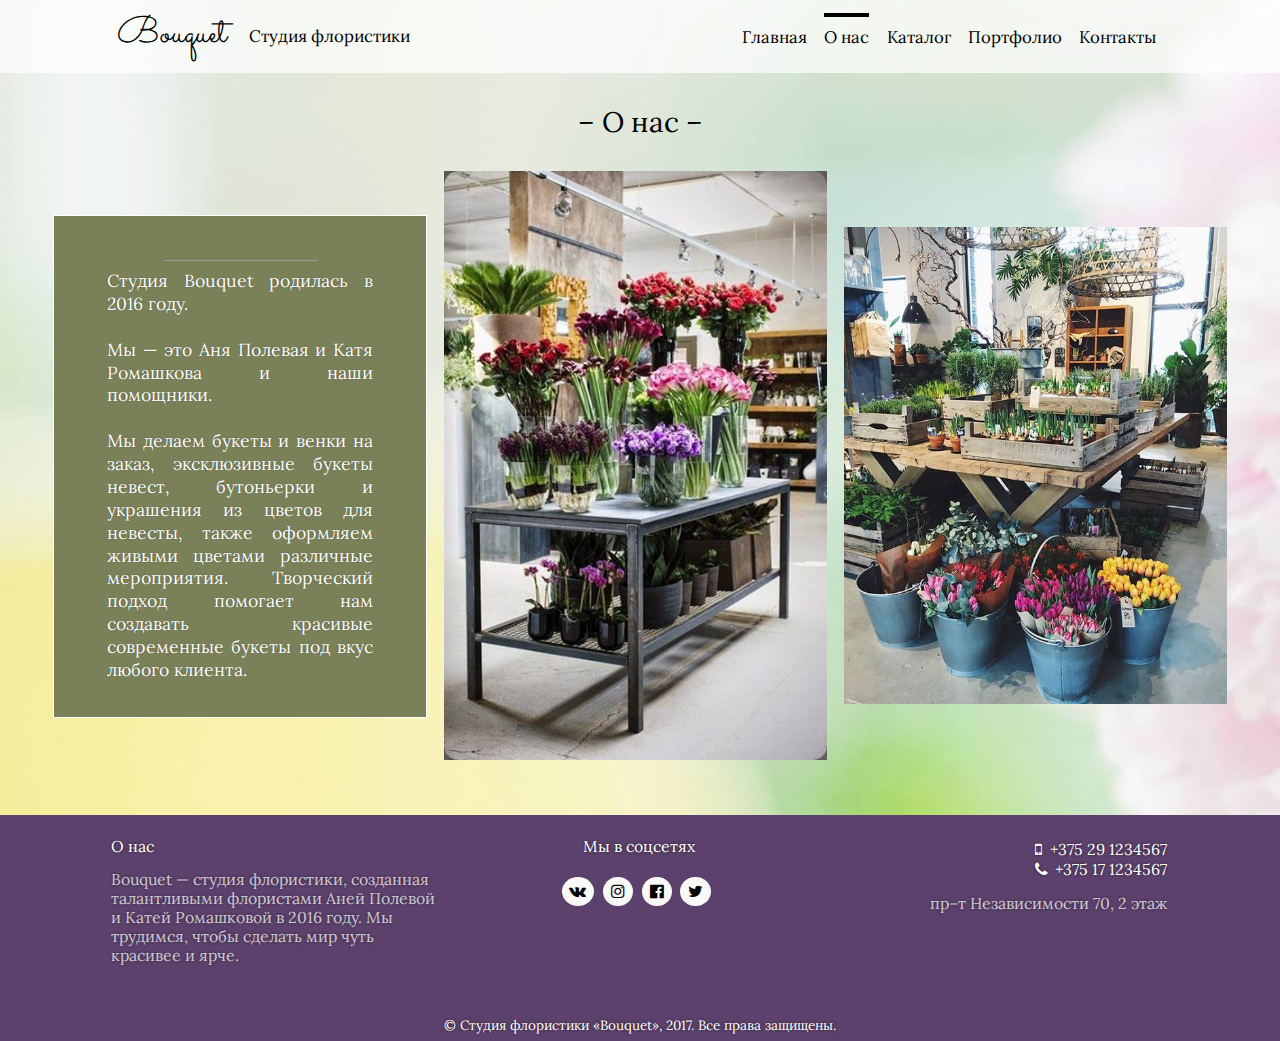
<file: about.html>
<!DOCTYPE html>
<html lang="ru">
<head>

	<!-- META -->
	<meta charset="UTF-8">
	<title>О нас. Студия Bouquet </title>
	<meta name="viewport" content="width=device-width, initial-scale=1.0">

	<!-- FAVICON-->
	<link rel="apple-touch-icon-precomposed" sizes="57x57" href="img/favicons/apple-touch-icon-57x57.png" />
	<link rel="apple-touch-icon-precomposed" sizes="114x114" href="img/favicons/apple-touch-icon-114x114.png" />
	<link rel="apple-touch-icon-precomposed" sizes="72x72" href="img/favicons/apple-touch-icon-72x72.png" />
	<link rel="apple-touch-icon-precomposed" sizes="144x144" href="img/favicons/apple-touch-icon-144x144.png" />
	<link rel="apple-touch-icon-precomposed" sizes="60x60" href="img/favicons/apple-touch-icon-60x60.png" />
	<link rel="apple-touch-icon-precomposed" sizes="120x120" href="img/favicons/apple-touch-icon-120x120.png" />
	<link rel="apple-touch-icon-precomposed" sizes="76x76" href="img/favicons/apple-touch-icon-76x76.png" />
	<link rel="apple-touch-icon-precomposed" sizes="152x152" href="img/favicons/apple-touch-icon-152x152.png" />
	<link rel="icon" type="image/png" href="img/favicons/favicon-196x196.png" sizes="196x196" />
	<link rel="icon" type="image/png" href="img/favicons/favicon-96x96.png" sizes="96x96" />
	<link rel="icon" type="image/png" href="img/favicons/favicon-32x32.png" sizes="32x32" />
	<link rel="icon" type="image/png" href="img/favicons/favicon-16x16.png" sizes="16x16" />
	<link rel="icon" type="image/png" href="img/favicons/favicon-128.png" sizes="128x128" />
	<meta name="application-name" content="&nbsp;"/>
	<meta name="msapplication-TileColor" content="#FFFFFF" />
	<meta name="msapplication-TileImage" content="img/favicons/mstile-144x144.png" />
	<meta name="msapplication-square70x70logo" content="img/favicons/mstile-70x70.png" />
	<meta name="msapplication-square150x150logo" content="img/favicons/mstile-150x150.png" />
	<meta name="msapplication-square150x150logo" content="img/favicons/mstile-150x150.png" />
	<meta name="msapplication-wide310x150logo" content="img/favicons/mstile-310x150.png" />
	<meta name="msapplication-square310x310logo" content="img/favicons/mstile-310x310.png" />

	<!-- SEO-->
	<meta name="Description" content="Студия флористики">
	<meta name="Keywords" content="флористика, флорист, букет, цветы, студия флористики, магазин цветов, венок, Bouquet, студия Bouquet"> 
	<meta name="Rating" content="">
	<meta name="Author" content="Bouquet, LLC">
	<meta name="Robots" content="index,follow">

	<!-- CONFIG-->
	<meta name="format-detection" content="telephone=no">
	<meta http-equiv="X-UA-Compatible" content="IE=edge">

	<!--FONTS-->
	<link href="https://fonts.googleapis.com/css?family=Sacramento" rel="stylesheet">
	<link href="https://fonts.googleapis.com/css?family=Lora" rel="stylesheet">

	<!--CSS--> 
	<link rel="stylesheet" href="css/animate.css">
	<link rel="stylesheet" href="css/font-awesome.min.css">
	<link href="https://file.myfontastic.com/8JuSxN72EDd3T3jp5Einan/icons.css" rel="stylesheet">
	<link rel="stylesheet" href="css/main.css">
	<link rel="stylesheet" href="css/media.css">

</head>
<body>

	<!--[if lt IE 10]>
	<p class="browsehappy"> Вы используете <strong> УСТАРЕВШИЙ Internet Explorer </strong> браузер. Пожалуйста, <a href="http://browsehappy.com/"> обновите Ваш Браузер, </a> чтобы увидеть больше возможностей на сайтах! </p>
	<![endif]-->

	<!--WRAPPER-->
	<div class="wrapper">
		

			<!--HEADER-->
			<header class="clearfix wow fadeInDown"> 
				<div class="logo-item">
					<a href="/main.html" class="logo" title="Студия Bouquet">Bouquet</a>
					<p>Студия флористики</p>
				</div>

				<nav>
					<ul class="menu">
						<li><a href="/main.html" title="Перейти на Главную">Главная</a></li>
						<li class="current_page"><a href="/about.html" title="О нас">О нас</a></li>
						<li><a href="/catalog.html" title="Перейти в Каталог">Каталог</a></li>
						<li><a href="/portfolio.html" title="Перейти в Портфолио">Портфолио</a></li>
						<li><a href="/contacts.html" title="Контакты">Контакты</a></li>
					</ul>
				</nav>
				<!--Hidden menu-->
				<div class="hamburger-menu">
					<div>
					  <button class="hamburger">&#9776;</button>
					  <button class="cross">&#735;</button>
					</div>

					<div class="menu-hidden menu-hidden_all">
					   <ul>
						   <li> <a href="/main.html" title="Перейти на Главную">Главная</a></li>
						    <li><a href="/about.html" title="О нас">О нас</a></li>
						    <li><a href="/catalog.html" title="Перейти в Каталог">Каталог</a></li>
						    <li><a href="/portfolio.html" title="Перейти в Портфолио">Портфолио</a></li>
						    <li><a href="/contacts.html" title="Контакты">Контакты</a></li>
					  </ul>
					</div>
				</div>
			</header>


		<!--CONTENT-->

		<section class="about_us">
			
				<h1>&ndash; О нас &ndash;</h1>

				<div class="about_us_flex">
			
					<div class="text wow fadeIn" data-wow-duration="0.7s" data-wow-delay="0.3s">		
						<hr size="1"  />			
						<p>
						Студия Bouquet родилась в 2016 году.<br><br> Мы  &mdash; это Аня Полевая и Катя Ромашкова и наши помощники. <br><br>Мы делаем букеты и венки на заказ, эксклюзивные букеты невест, бутоньерки и украшения из цветов для невесты, также оформляем живыми цветами различные мероприятия. <span>Творческий подход помогает нам создавать красивые современные букеты под вкус любого клиента. </span>
						</p>
					</div>

					<figure class="wow fadeIn" data-wow-duration="0.7s">
						<img src="img/studio-1.jpg" alt="Наша студия" title="Студия Bouquet">
					</figure>

					<figure class="wow fadeIn" data-wow-delay="0.6s" data-wow-duration="0.7s">
						<img src="img/studio-2.jpg" alt="Наша студия" title="Студия Bouquet">
					</figure>

				</div>

		</section>
		<!--FOOTER-->
		<footer>

			<section class="footer-top">
				<div class="footer-about">
					<h3>О нас</h3>
					<p>Bouquet &mdash; студия флористики, созданная талантливыми флористами Аней Полевой и Катей Ромашковой в 2016 году. Мы трудимся, чтобы сделать мир чуть красивее и ярче. </p>
				</div>

				<div class="footer-social">
					<h3>Мы в соцсетях</h3>
					<ul class="social">
						<li><a href="https://vk.com" title="ВКонтакте"><i class="fa fa-vk" aria-hidden="true"></i></a></li>
						<li><a href="https://www.instagram.com" title="Инстаграм"><i class="fa fa-instagram" aria-hidden="true"></i></a></li>
						<li><a href="https://www.facebook.com" title="Фейсбук"><i class="fa fa-facebook-official" aria-hidden="true"></i></a></li>
						<li><a href="https://twitter.com" title="Твиттер"><i class="fa fa-twitter" aria-hidden="true"></i></a></li>
					</ul>
				</div>

				<div class="footer-contacts">
					<a href="tel:+375291234567" title="Мобильный номер"><i class="fa fa-mobile" aria-hidden="true"></i>+375 29 1234567 </a>
					<a href="tel:+375171234567" title="Городской номер"><i class="fa fa-phone" aria-hidden="true"></i>+375 17 1234567 </a>
					<address> пр&ndash;т Независимости 70<span>, 2 этаж</span></address>
				</div>
			</section>

			<section class="footer-bottom">
				<p class="copyright">&copy; Студия флористики &laquo;Bouquet&raquo;, 2017. <span>Все права защищены.</span></p>
			</section>

		</footer>

	</div>

	<!--JS-->
	<script src="js/jquery-2.1.3.min.js"></script>
	<script src="js/wow.min.js"></script>
	<script src="js/hamburger.js"></script> 
	<script src="js/main.js"></script> 
	
</body>
</html>
</file>
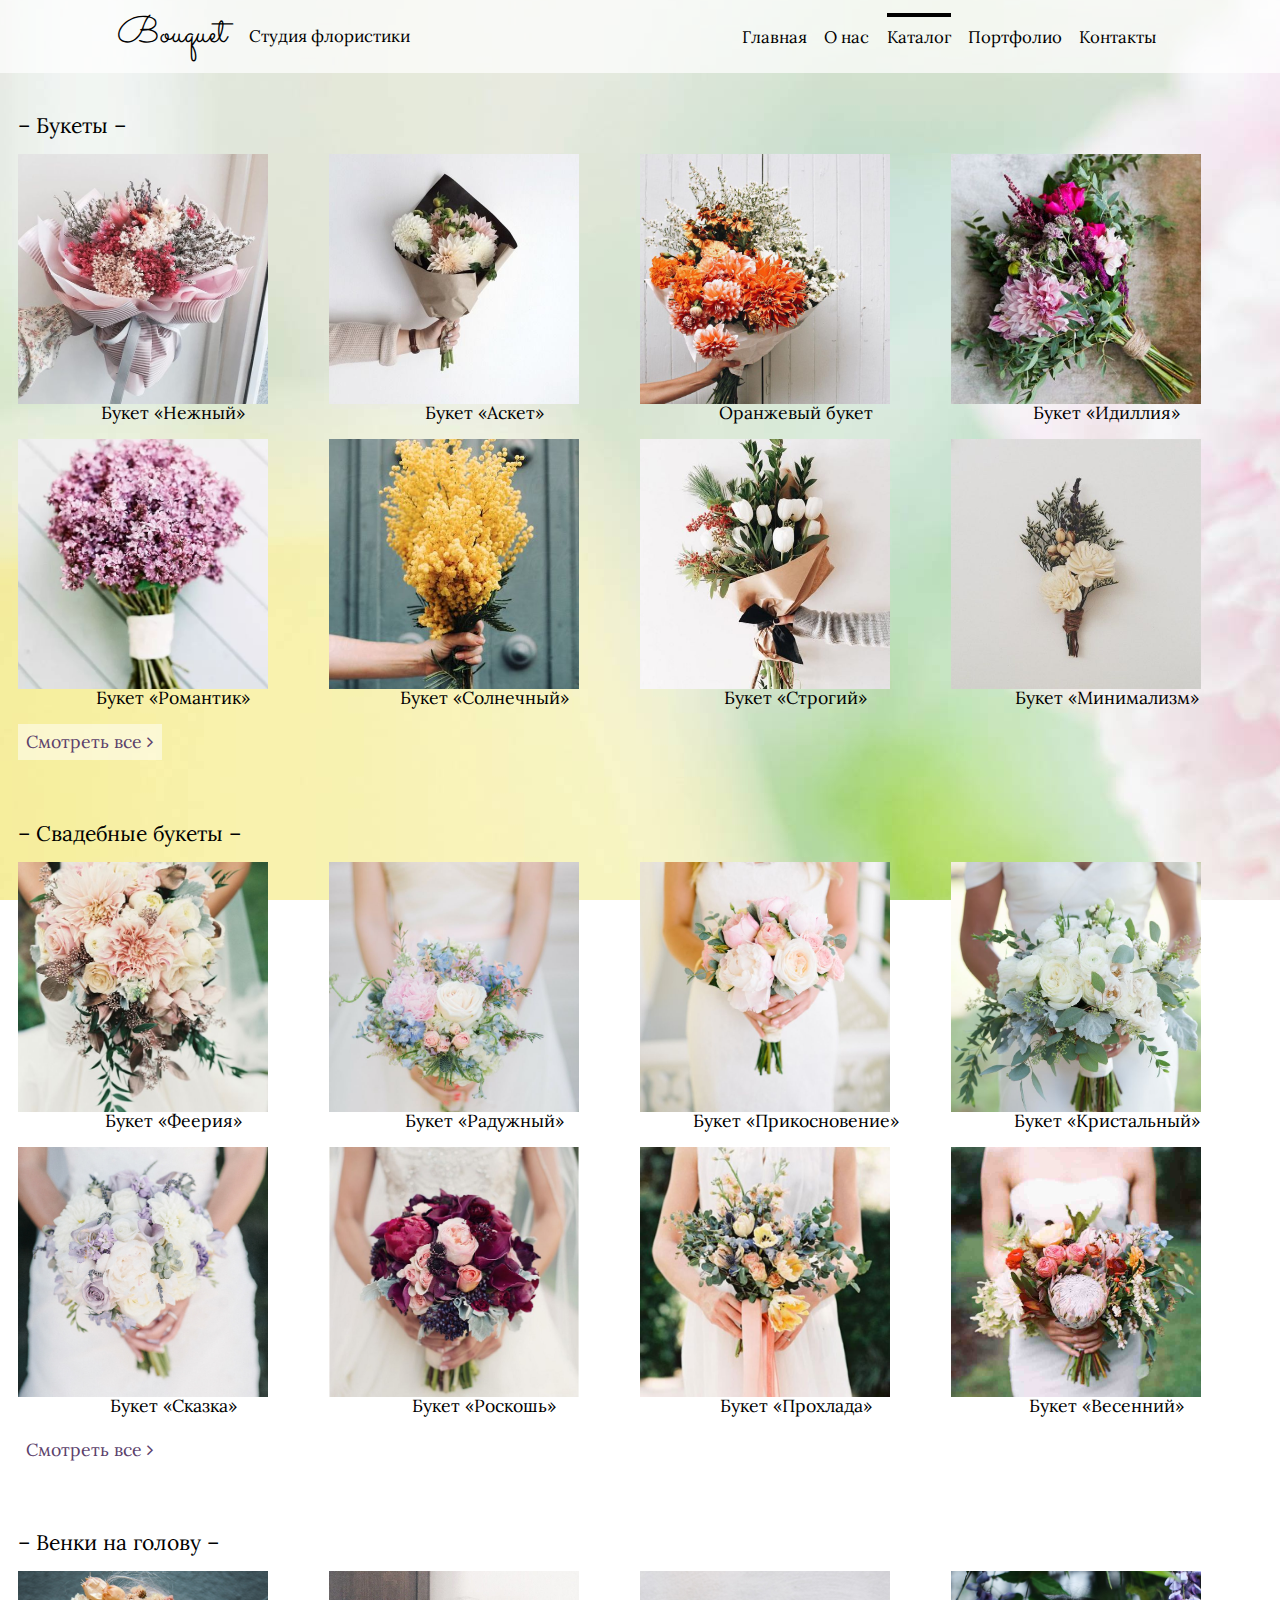
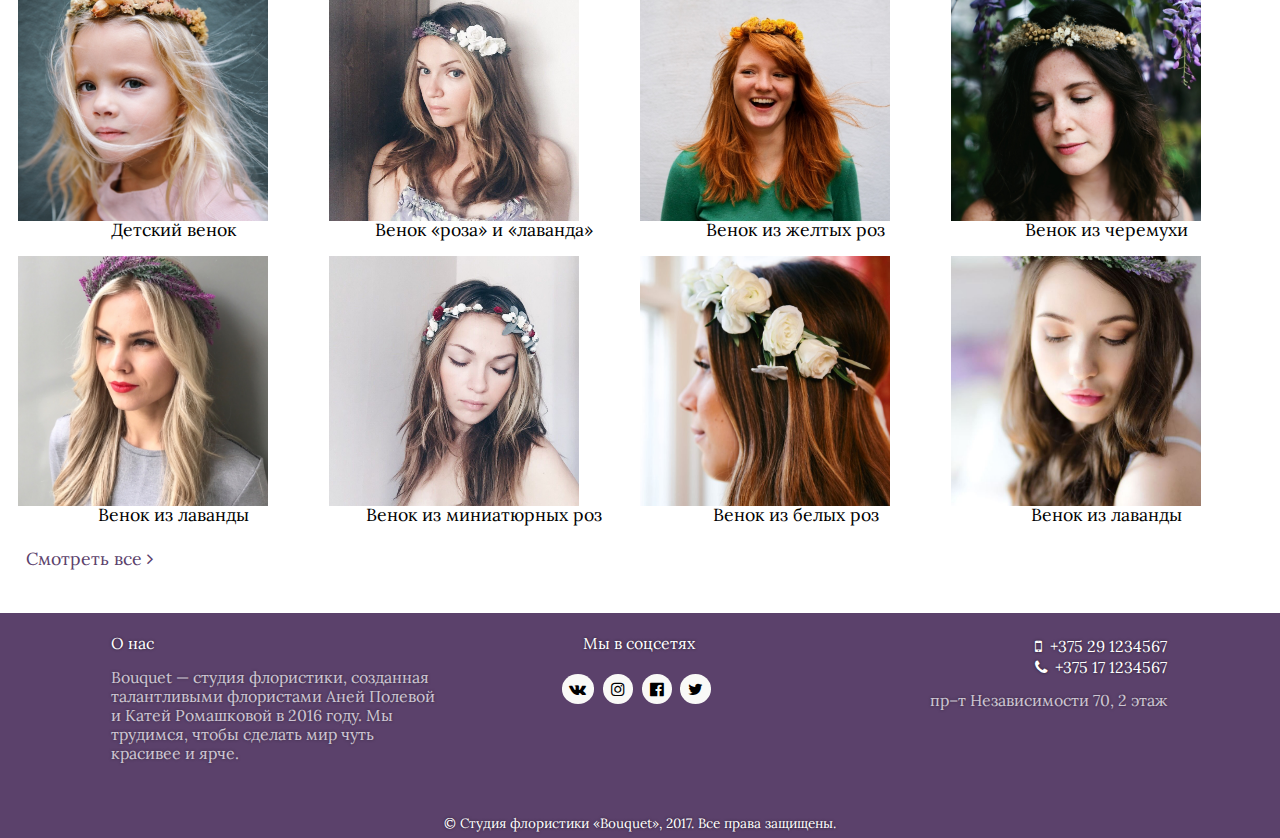
<file: catalog.html>
<!DOCTYPE html>

<!--<!DOCTYPE html PUBLIC "-//W3C//DTD XHTML 1.0 Strict//EN" "http://www.w3.org/TR/xhtml1/DTD/xhtml1-strict.dtd">
<html lang="ru">-->
<head>

	<!-- META -->
	<meta charset="UTF-8">
	<title>Каталог. Студия Bouquet </title>
	<meta name="viewport" content="width=device-width, initial-scale=1.0">

	<!-- FAVICON-->
	<link rel="apple-touch-icon-precomposed" sizes="57x57" href="img/favicons/apple-touch-icon-57x57.png" />
	<link rel="apple-touch-icon-precomposed" sizes="114x114" href="img/favicons/apple-touch-icon-114x114.png" />
	<link rel="apple-touch-icon-precomposed" sizes="72x72" href="img/favicons/apple-touch-icon-72x72.png" />
	<link rel="apple-touch-icon-precomposed" sizes="144x144" href="img/favicons/apple-touch-icon-144x144.png" />
	<link rel="apple-touch-icon-precomposed" sizes="60x60" href="img/favicons/apple-touch-icon-60x60.png" />
	<link rel="apple-touch-icon-precomposed" sizes="120x120" href="img/favicons/apple-touch-icon-120x120.png" />
	<link rel="apple-touch-icon-precomposed" sizes="76x76" href="img/favicons/apple-touch-icon-76x76.png" />
	<link rel="apple-touch-icon-precomposed" sizes="152x152" href="img/favicons/apple-touch-icon-152x152.png" />
	<link rel="icon" type="image/png" href="img/favicons/favicon-196x196.png" sizes="196x196" />
	<link rel="icon" type="image/png" href="img/favicons/favicon-96x96.png" sizes="96x96" />
	<link rel="icon" type="image/png" href="img/favicons/favicon-32x32.png" sizes="32x32" />
	<link rel="icon" type="image/png" href="img/favicons/favicon-16x16.png" sizes="16x16" />
	<link rel="icon" type="image/png" href="img/favicons/favicon-128.png" sizes="128x128" />
	<meta name="application-name" content="&nbsp;"/>
	<meta name="msapplication-TileColor" content="#FFFFFF" />
	<meta name="msapplication-TileImage" content="img/favicons/mstile-144x144.png" />
	<meta name="msapplication-square70x70logo" content="img/favicons/mstile-70x70.png" />
	<meta name="msapplication-square150x150logo" content="img/favicons/mstile-150x150.png" />
	<meta name="msapplication-square150x150logo" content="img/favicons/mstile-150x150.png" />
	<meta name="msapplication-wide310x150logo" content="img/favicons/mstile-310x150.png" />
	<meta name="msapplication-square310x310logo" content="img/favicons/mstile-310x310.png" />

	<!-- SEO-->
	<meta name="Description" content="Студия флористики">
	<meta name="Keywords" content="флористика, флорист, букет, цветы, студия флористики, магазин цветов, венок, Bouquet, студия Bouquet"> 
	<meta name="Rating" content="">
	<meta name="Author" content="Bouquet, LLC">
	<meta name="Robots" content="index,follow">

	<!-- CONFIG-->
	<meta name="format-detection" content="telephone=no">
	<meta http-equiv="X-UA-Compatible" content="IE=edge">

	<!--FONTS-->
	<link href="https://fonts.googleapis.com/css?family=Sacramento" rel="stylesheet">
	<link href="https://fonts.googleapis.com/css?family=Lora" rel="stylesheet">

	<!--CSS--> 
	<link rel="stylesheet" href="css/animate.css">
	<link rel="stylesheet" href="css/font-awesome.min.css">
	<link rel="stylesheet" href="https://file.myfontastic.com/8JuSxN72EDd3T3jp5Einan/icons.css">
	<link rel="stylesheet" href="css/main.css">
	<link rel="stylesheet" href="css/media.css">

</head>
<body>

	<!--[if lt IE 10]>
	<p class="browsehappy"> Вы используете <strong> УСТАРЕВШИЙ Internet Explorer </strong> браузер. Пожалуйста, <a href="http://browsehappy.com/"> обновите Ваш Браузер, </a> чтобы увидеть больше возможностей на сайтах! </p>
	<![endif]-->

	<!--WRAPPER-->
	<div class="wrapper">

		<!--HEADER-->
			<header class="clearfix wow fadeInDown"> 
				<div class="logo-item">
					<a href="/main.html" class="logo" title="Студия Bouquet">Bouquet</a>
					<p>Студия флористики</p>
				</div>

				<nav>
					<ul class="menu">
						<li><a href="/main.html" title="Перейти на Главную">Главная</a></li>
						<li><a href="/about.html" title="О нас">О нас</a></li>
						<li class="current_page"><a href="/catalog.html" title="Перейти в Каталог">Каталог</a></li>
						<li><a href="/portfolio.html" title="Перейти в Портфолио">Портфолио</a></li>
						<li><a href="/contacts.html" title="Контакты">Контакты</a></li>
					</ul>
				</nav>
				<!--Hidden menu-->
				<div class="hamburger-menu">
					<div>
					  <button class="hamburger">&#9776;</button>
					  <button class="cross">&#735;</button>
					</div>

					<div class="menu-hidden menu-hidden_all">
					   <ul>
						   <li> <a href="/main.html" title="Перейти на Главную">Главная</a></li>
						    <li><a href="/about.html" title="О нас">О нас</a></li>
						    <li><a href="/catalog.html" title="Перейти в Каталог">Каталог</a></li>
						    <li><a href="/portfolio.html" title="Перейти в Портфолио">Портфолио</a></li>
						    <li><a href="/contacts.html" title="Контакты">Контакты</a></li>
					  </ul>
					</div>
				</div>
			</header>

		<!--CONTENT-->

		<div class="wrapper_catalog">

			<!--Bouquets list-->

			<section class="bouquets" >
				
				<h1>&ndash; Букеты &ndash;</h1>

				<!--Gallery-->

				<div class="display">
					<a href="img/bouquet-1.jpg" class="flipLightBox" name="bouquets">
					<div class="bouquet-img"></div>
					Букет &laquo;Нежный&raquo;<span>Букет &laquo;Нежный&raquo;</span></a>
					
					<a href="img/bouquet-2.jpg" class="flipLightBox">
					<div class="bouquet-img"></div>
					Букет &laquo;Аскет&raquo;<span>Букет &laquo;Аскет&raquo;</span></a>

					<a href="img/bouquet-3.jpg" class="flipLightBox">
					<div class="bouquet-img"></div>
					Оранжевый букет<span>Оранжевый букет</span></a>
					
					<a href="img/bouquet-4.jpg" class="flipLightBox">
					<div class="bouquet-img"></div>
					Букет &laquo;Идиллия&raquo;<span>Букет &laquo;Идиллия&raquo;</span></a>

					<a href="img/bouquet-5.jpg" class="flipLightBox">
					<div class="bouquet-img"></div>
					Букет &laquo;Романтик&raquo;<span>Букет &laquo;Романтик&raquo;</span></a>

					<a href="img/bouquet-6.jpg" class="flipLightBox">
					<div class="bouquet-img"></div>
					Букет &laquo;Солнечный&raquo;<span>Букет &laquo;Солнечный&raquo;</span></a>

					<a href="img/bouquet-7.jpg" class="flipLightBox">
					<div class="bouquet-img"></div>
					Букет &laquo;Строгий&raquo;<span>Букет &laquo;Строгий&raquo;</span></a>

					<a href="img/bouquet-8.jpg" class="flipLightBox">
					<div class="bouquet-img"></div>
					Букет &laquo;Минимализм&raquo;<span>Букет &laquo;Минимализм&raquo;</span></a>
				
				<!--we hide it-->
					<a href="img/bouquet-15.jpg" class="flipLightBox">
							<div class="bouquet-img"></div>
							Букет &laquo;Чувственный&raquo;<span>Букет &laquo;Чувственный&raquo;</span>
					</a>
				
				</div>

				<input type="checkbox" id="hd-1" class="hide"/>

					<label for="hd-1" >Смотреть все <i class="fa fa-angle-right" aria-hidden="true"></i></label>

					<div class="hidden">

	        				<a href="img/bouquet-9.jpg" class="flipLightBox">
							<div class="bouquet-img"></div>
							Букет &laquo;Сдержанный&raquo;<span>Букет &laquo;Сдержанный&raquo;</span></a>

							<a href="img/bouquet-10.jpg" class="flipLightBox">
							<div class="bouquet-img"></div>
							Букет &laquo;Дерзкий&raquo;<span>Букет &laquo;Дерзкий&raquo;</span></a>

							<a href="img/bouquet-11.jpg" class="flipLightBox">
							<div class="bouquet-img"></div>
							Букет &laquo;Лесной&raquo;<span>Букет &laquo;Лесной&raquo;</span></a>

							<a href="img/bouquet-12.jpg" class="flipLightBox">
							<div class="bouquet-img"></div>
							Лавандовый букет<span>Лавандовый букет</span></a>

							<a href="img/bouquet-13.jpg" class="flipLightBox">
							<div class="bouquet-img"></div>
							Букет &laquo;Крошка Ландыш&raquo;<span>Букет &laquo;Крошка Ландыш&raquo;</span></a>

							<a href="img/bouquet-14.jpg" class="flipLightBox">
							<div class="bouquet-img"></div>
							Букет &laquo;Классика&raquo;<span>Букет &laquo;Классика&raquo;</span></a>

							<a href="img/bouquet-15.jpg" class="flipLightBox">
							<div class="bouquet-img"></div>
							Букет &laquo;Чувственный&raquo;<span>Букет &laquo;Чувственный&raquo;</span></a>	
					</div>
			</section>

			<!--Bride bouquets list-->
			<section class="bride_bouquets" >

				<h2>&ndash; Свадебные букеты &ndash;</h2>

				<div class="display">

					<a href="img/bride_bouquet-1.jpg" class="flipLightBox" name="bride_bouquets">
					<div class="bride-bouquet-img"></div>
					Букет &laquo;Феерия&raquo;<span>Букет &laquo;Феерия&raquo;</span></a>

					<a href="img/bride_bouquet-2.jpg" class="flipLightBox">
					<div class="bride-bouquet-img"></div>
					Букет &laquo;Радужный&raquo;<span>Букет &laquo;Радужный&raquo;</span></a>

					<a href="img/bride_bouquet-3.jpg" class="flipLightBox">
					<div class="bride-bouquet-img"></div>
					Букет &laquo;Прикосновение&raquo;<span>Букет &laquo;Прикосновение&raquo;</span></a>

					<a href="img/bride_bouquet-4.jpg" class="flipLightBox">
					<div class="bride-bouquet-img"></div>
					Букет &laquo;Кристальный&raquo;<span>Букет &laquo;Кристальный&raquo;</span></a>

					<a href="img/bride_bouquet-5.jpg" class="flipLightBox">
					<div class="bride-bouquet-img"></div>
					Букет &laquo;Сказка&raquo;<span>Букет &laquo;Сказка&raquo;</span></a>

					<a href="img/bride_bouquet-6.jpg" class="flipLightBox">
					<div class="bride-bouquet-img"></div>
					Букет &laquo;Роскошь&raquo;<span>Букет &laquo;Роскошь&raquo;</span></a>

					<a href="img/bride_bouquet-7.jpg" class="flipLightBox">
					<div class="bride-bouquet-img"></div>
					Букет &laquo;Прохлада&raquo;<span>Букет &laquo;Прохлада&raquo;</span></a>

					<a href="img/bride_bouquet-8.jpg" class="flipLightBox">
					<div class="bride-bouquet-img"></div>
					Букет &laquo;Весенний&raquo;<span>Букет &laquo;Весенний&raquo;</span></a>

					<!--we hide it-->
					<a href="img/bride_bouquet-11.jpg" class="flipLightBox">
							<div class="bride-bouquet-img"></div>
							Букет &laquo;Строптивый&raquo;<span>Букет &laquo;Строптивый&raquo;</span></a>
				</div>

				<input type="checkbox" id="hd-2" class="hide"/>

						<label for="hd-2" >Смотреть все <i class="fa fa-angle-right" aria-hidden="true"></i></label>

						<div class="hidden">

							<a href="img/bride_bouquet-9.jpg" class="flipLightBox">
							<div class="bride-bouquet-img"></div>
							Букет &laquo;Великолепие&raquo;<span>Букет &laquo;Великолепие&raquo;</span></a>

							<a href="img/bride_bouquet-10.jpg" class="flipLightBox">
							<div class="bride-bouquet-img"></div>
							Букет &laquo;Принцесса&raquo;<span>Букет &laquo;Принцесса&raquo;</span></a>

							<a href="img/bride_bouquet-11.jpg" class="flipLightBox">
							<div class="bride-bouquet-img"></div>
							Букет &laquo;Строптивый&raquo;<span>Букет &laquo;Строптивый&raquo;</span></a>
							
						</div>
			</section>

			<!--Circlets list-->
			<section class="circlets" >

				<h2>&ndash; Венки на голову &ndash;</h2>

				<div class="display">

					<a href="img/circlet-1.jpg" name="circlets" class="flipLightBox">
					<div class="circlet-img"></div>
					Детский венок<span>Детский венок</span></a>

					<a href="img/circlet-2.jpg" class="flipLightBox">
					<div class="circlet-img"></div>
					Венок &laquo;роза&raquo; и &laquo;лаванда&raquo;<span>Венок &laquo;роза&raquo; и &laquo;лаванда&raquo;</span></a>

					<a href="img/circlet-3.jpg" class="flipLightBox">
					<div class="circlet-img"></div>
					Венок из желтых роз<span>Венок из желтых роз</span></a>

					<a href="img/circlet-4.jpg" class="flipLightBox">
					<div class="circlet-img"></div>
					Венок из черемухи<span>Венок из черемухи</span></a>

					<a href="img/circlet-5.jpg" class="flipLightBox">
					<div class="circlet-img"></div>
					Венок из лаванды<span>Венок из лаванды</span></a>

					<a href="img/circlet-6.jpg" class="flipLightBox">
					<div class="circlet-img"></div>
					Венок из миниатюрных роз<span>Венок из миниатюрных роз</span></a>

					<a href="img/circlet-7.jpg" class="flipLightBox">
					<div class="circlet-img"></div>
					Венок из белых роз<span>Венок из белых роз</span></a>

					<a href="img/circlet-8.jpg" class="flipLightBox">
					<div class="circlet-img"></div>
					Венок из лаванды<span>Венок из лаванды</span></a>

					<!--we hide it-->
					<a href="img/circlet-10.jpg" class="flipLightBox">
							<div class="circlet-img"></div>
							Венок из миниатюрных роз и лаванды<span>Венок из миниатюрных роз и лаванды</span></a>

				</div>

				<input type="checkbox" id="hd-3" class="hide"/>

						<label for="hd-3" >Смотреть все <i class="fa fa-angle-right" aria-hidden="true"></i></label>

						<div class="hidden">

							<a href="img/circlet-9.jpg" class="flipLightBox">
							<div class="circlet-img"></div>
							Венок из снежноягодника<span>Венок из снежноягодника</span></a>

							<a href="img/circlet-10.jpg" class="flipLightBox">
							<div class="circlet-img"></div>
							Венок из миниатюрных роз и лаванды<span>Венок из миниатюрных роз и лаванды</span></a>

						</div>
			</section>
		</div>

		<!--FOOTER-->
		<footer>

			<section class="footer-top">
				<div class="footer-about">
					<h3>О нас</h3>
					<p>Bouquet &mdash; студия флористики, созданная талантливыми флористами Аней Полевой и Катей Ромашковой в 2016 году. Мы трудимся, чтобы сделать мир чуть красивее и ярче. </p>
				</div>

				<div class="footer-social">
					<h3>Мы в соцсетях</h3>
					<ul class="social">
						<li><a href="https://vk.com" title="ВКонтакте"><i class="fa fa-vk" aria-hidden="true"></i></a></li>
						<li><a href="https://www.instagram.com" title="Инстаграм"><i class="fa fa-instagram" aria-hidden="true"></i></a></li>
						<li><a href="https://www.facebook.com" title="Фейсбук"><i class="fa fa-facebook-official" aria-hidden="true"></i></a></li>
						<li><a href="https://twitter.com" title="Твиттер"><i class="fa fa-twitter" aria-hidden="true"></i></a></li>
					</ul>
				</div>

				<div class="footer-contacts">
					<a href="tel:+375291234567" title="Мобильный номер"><i class="fa fa-mobile" aria-hidden="true"></i>+375 29 1234567 </a>
					<a href="tel:+375171234567" title="Городской номер"><i class="fa fa-phone" aria-hidden="true"></i>+375 17 1234567 </a>
					<address> пр&ndash;т Независимости 70<span>, 2 этаж</span></address>
				</div>
			</section>

			<section class="footer-bottom">
				<p class="copyright">&copy; Студия флористики &laquo;Bouquet&raquo;, 2017. <span>Все права защищены.</span></p>
			</section>

		</footer>
	</div>


	<!--JS-->
	<script src="js/jquery-2.1.3.min.js"></script>
	<script src="js/wow.min.js"></script>
	<script type="text/javascript" src="https://ajax.googleapis.com/ajax/libs/jquery/2.2.2/jquery.min.js"></script>
	<script src="js/hamburger.js"></script> 
	<script>$( document ).ready(function() { $('body').flipLightBox();});</script>
	<script src="js/fliplightbox.min.js"></script> 
	<script src="js/main.js"></script> 
	
</body>
</html>
</file>
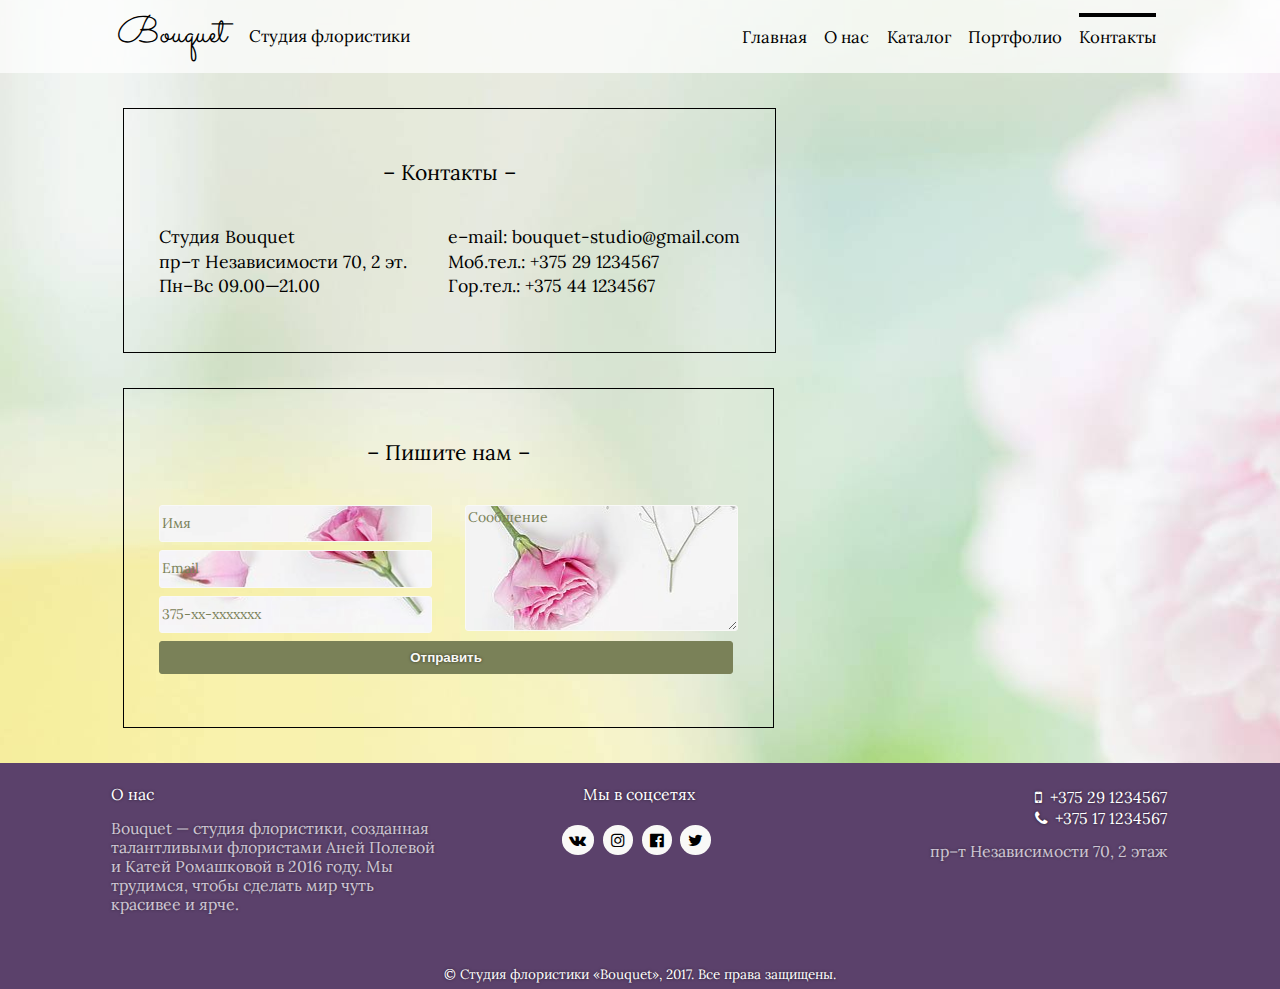
<file: contacts.html>
<!DOCTYPE html>
<html lang="ru">
<head>

	<!-- META -->
	<meta charset="UTF-8">
	<title>Контакты. Студия Bouquet </title>
	<meta name="viewport" content="width=device-width, initial-scale=1.0">

	<!-- FAVICON-->
	<link rel="apple-touch-icon-precomposed" sizes="57x57" href="img/favicons/apple-touch-icon-57x57.png" />
	<link rel="apple-touch-icon-precomposed" sizes="114x114" href="img/favicons/apple-touch-icon-114x114.png" />
	<link rel="apple-touch-icon-precomposed" sizes="72x72" href="img/favicons/apple-touch-icon-72x72.png" />
	<link rel="apple-touch-icon-precomposed" sizes="144x144" href="img/favicons/apple-touch-icon-144x144.png" />
	<link rel="apple-touch-icon-precomposed" sizes="60x60" href="img/favicons/apple-touch-icon-60x60.png" />
	<link rel="apple-touch-icon-precomposed" sizes="120x120" href="img/favicons/apple-touch-icon-120x120.png" />
	<link rel="apple-touch-icon-precomposed" sizes="76x76" href="img/favicons/apple-touch-icon-76x76.png" />
	<link rel="apple-touch-icon-precomposed" sizes="152x152" href="img/favicons/apple-touch-icon-152x152.png" />
	<link rel="icon" type="image/png" href="img/favicons/favicon-196x196.png" sizes="196x196" />
	<link rel="icon" type="image/png" href="img/favicons/favicon-96x96.png" sizes="96x96" />
	<link rel="icon" type="image/png" href="img/favicons/favicon-32x32.png" sizes="32x32" />
	<link rel="icon" type="image/png" href="img/favicons/favicon-16x16.png" sizes="16x16" />
	<link rel="icon" type="image/png" href="img/favicons/favicon-128.png" sizes="128x128" />
	<meta name="application-name" content="&nbsp;"/>
	<meta name="msapplication-TileColor" content="#FFFFFF" />
	<meta name="msapplication-TileImage" content="img/favicons/mstile-144x144.png" />
	<meta name="msapplication-square70x70logo" content="img/favicons/mstile-70x70.png" />
	<meta name="msapplication-square150x150logo" content="img/favicons/mstile-150x150.png" />
	<meta name="msapplication-square150x150logo" content="img/favicons/mstile-150x150.png" />
	<meta name="msapplication-wide310x150logo" content="img/favicons/mstile-310x150.png" />
	<meta name="msapplication-square310x310logo" content="img/favicons/mstile-310x310.png" />

	<!-- SEO-->
	<meta name="Description" content="Студия флористики">
	<meta name="Keywords" content="флористика, флорист, букет, цветы, студия флористики, магазин цветов, венок, Bouquet, студия Bouquet"> 
	<meta name="Rating" content="">
	<meta name="Author" content="Bouquet, LLC">
	<meta name="Robots" content="index,follow">

	<!-- CONFIG-->
	<meta name="format-detection" content="telephone=no">
	<meta http-equiv="X-UA-Compatible" content="IE=edge">

	<!--FONTS-->
	<link href="https://fonts.googleapis.com/css?family=Sacramento" rel="stylesheet">
	<link href="https://fonts.googleapis.com/css?family=Lora" rel="stylesheet">

	<!--CSS--> 
	<link rel="stylesheet" href="css/animate.css">
	<link rel="stylesheet" href="css/font-awesome.min.css">
	<link rel="stylesheet" href="https://file.myfontastic.com/8JuSxN72EDd3T3jp5Einan/icons.css">
	<link rel="stylesheet" href="css/main.css">
	<link rel="stylesheet" href="css/media.css">

</head>
<body>

	<!--[if lt IE 10]>
	<p class="browsehappy"> Вы используете <strong> УСТАРЕВШИЙ Internet Explorer </strong> браузер. Пожалуйста, <a href="http://browsehappy.com/"> обновите Ваш Браузер, </a> чтобы увидеть больше возможностей на сайтах! </p>
	<![endif]-->

	<!--WRAPPER-->
	<div class="wrapper">

		<!--HEADER-->
			<header class="clearfix wow fadeInDown"> 
				<div class="logo-item">
					<a href="/main.html" class="logo" title="Студия Bouquet">Bouquet</a>
					<p>Студия флористики</p>
				</div>

				<nav>
					<ul class="menu">
						<li><a href="/main.html" title="Перейти на Главную">Главная</a></li>
						<li><a href="/about.html" title="О нас">О нас</a></li>
						<li><a href="/catalog.html" title="Перейти в Каталог">Каталог</a></li>
						<li><a href="/portfolio.html" title="Перейти в Портфолио">Портфолио</a></li>
						<li class="current_page"><a href="/contacts.html" title="Контакты">Контакты</a></li>
					</ul>
				</nav>
				<!--Hidden menu-->
				<div class="hamburger-menu">
					<div>
					  <button class="hamburger">&#9776;</button>
					  <button class="cross">&#735;</button>
					</div>

					<div class="menu-hidden menu-hidden_all">
					   <ul>
						   <li> <a href="/main.html" title="Перейти на Главную">Главная</a></li>
						    <li><a href="/about.html" title="О нас">О нас</a></li>
						    <li><a href="/catalog.html" title="Перейти в Каталог">Каталог</a></li>
						    <li><a href="/portfolio.html" title="Перейти в Портфолио">Портфолио</a></li>
						    <li><a href="/contacts.html" title="Контакты">Контакты</a></li>
					  </ul>
					</div>
				</div>
			</header>


		<!--CONTENT-->
		<section class="contacts_wrapper" 
		>
			<section class="contact_details wow flipInX">
				<h1>&ndash; Контакты &ndash;</h1>	

				<div class="address_details">
					<h2>Студия Bouquet</h2>
					<address> пр&ndash;т Независимости 70, 2 эт.</address>
					<p>Пн&ndash;Вс 09.00&mdash;21.00</p>
				</div>


				<div class="telephone_details">
					<p>e&ndash;mail:<a href="mailto:bouquet-studio@gmail.com" title="Наш электронный адрес"> bouquet-studio@gmail.com</a></p>
					<p> Моб.тел.:<a href="tel:+375291234567" title="Наш мобильный номер"> +375 29 1234567</a></p>
					<p>Гор.тел.:<a href="tel:+375171234567" title="Наш городской номер"> +375 44 1234567</a></p>
				</div>

			</section>
			
			<div></div>

			<section class="write_message wow flipInX" data-wow-delay="0.4s">
				<h2>&ndash; Пишите нам &ndash;</h2>

				<form action="http://fe.it-academy.by/TestForm.php" method="get" class="clearfix" id="form">

					<div class="form-left">
						<input autofocus required type="text" name="name" id="user_name" placeholder="Имя">
						<input required autocomplete="on" type="email" name="email" id="user_email" placeholder="Email" class="email">
						<input required autocomplete="on" type="tel" name="tel" id="user_tel" placeholder="375-xx-xxxxxxx"  pattern="375-[0-9]{2}-[0-9]{7}" >
					</div>

					<textarea name="message" id="user_message" rows="5" placeholder="Сообщение" ></textarea>
						
					<input type="submit" value="Отправить" formtarget="_blank" class="button">

				</form>
			</section>
		</section>

		<!--FOOTER-->
		<footer>

			<section class="footer-top">
				<div class="footer-about">
					<h3>О нас</h3>
					<p>Bouquet &mdash; студия флористики, созданная талантливыми флористами Аней Полевой и Катей Ромашковой в 2016 году. Мы трудимся, чтобы сделать мир чуть красивее и ярче. </p>
				</div>

				<div class="footer-social">
					<h3>Мы в соцсетях</h3>
					<ul class="social">
						<li><a href="https://vk.com" title="ВКонтакте"><i class="fa fa-vk" aria-hidden="true"></i></a></li>
						<li><a href="https://www.instagram.com" title="Инстаграм"><i class="fa fa-instagram" aria-hidden="true"></i></a></li>
						<li><a href="https://www.facebook.com" title="Фейсбук"><i class="fa fa-facebook-official" aria-hidden="true"></i></a></li>
						<li><a href="https://twitter.com" title="Твиттер"><i class="fa fa-twitter" aria-hidden="true"></i></a></li>
					</ul>
				</div>

				<div class="footer-contacts">
					<a href="tel:+375291234567" title="Мобильный номер"><i class="fa fa-mobile" aria-hidden="true"></i>+375 29 1234567 </a>
					<a href="tel:+375171234567" title="Городской номер"><i class="fa fa-phone" aria-hidden="true"></i>+375 17 1234567 </a>
					<address> пр&ndash;т Независимости 70<span>, 2 этаж</span></address>
				</div>
			</section>

			<section class="footer-bottom">
				<p class="copyright">&copy; Студия флористики &laquo;Bouquet&raquo;, 2017. <span>Все права защищены.</span></p>
			</section>

		</footer>

	</div>


	<!--JS-->
	<script src="js/jquery-2.1.3.min.js"></script>
	<script src="js/wow.min.js"></script>
	<script src="js/feelform.min.js"></script>
	<script src="js/hamburger.js"></script> 
	<script src="js/main.js"></script> 
	
</body>
</html>
</file>
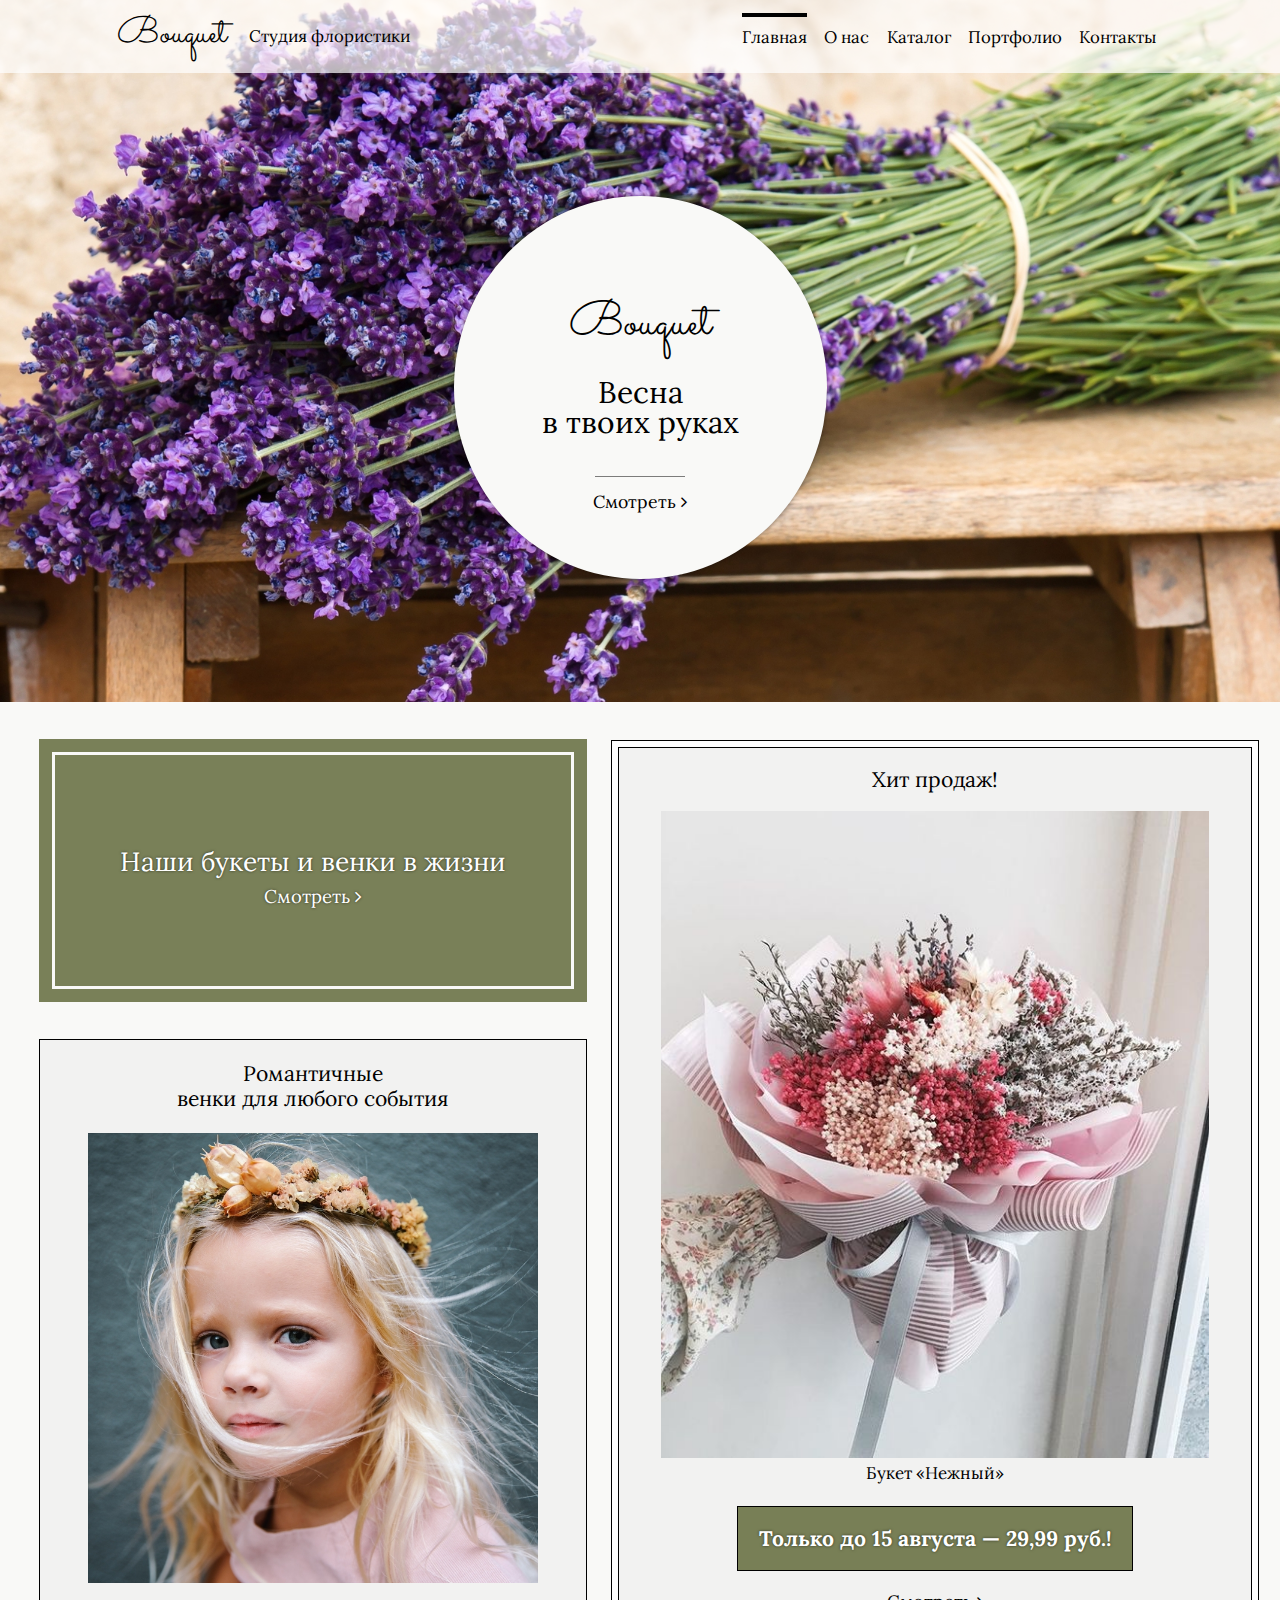
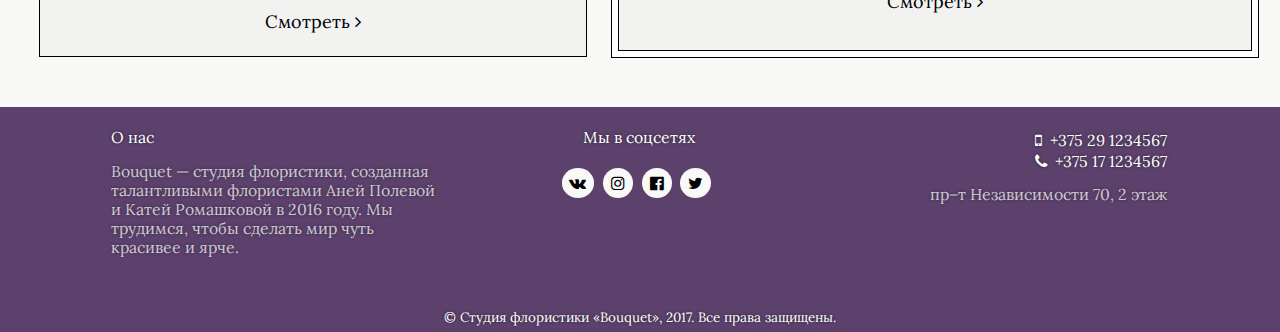
<file: main.html>
<!DOCTYPE html>
<html lang="ru">
<head>

	<!-- META -->
	<meta charset="UTF-8">
	<title>Студия Bouquet </title>
	<meta name="viewport" content="width=device-width, initial-scale=1.0">

	<!-- FAVICON-->
	<link rel="apple-touch-icon-precomposed" sizes="57x57" href="img/favicons/apple-touch-icon-57x57.png" />
	<link rel="apple-touch-icon-precomposed" sizes="114x114" href="img/favicons/apple-touch-icon-114x114.png" />
	<link rel="apple-touch-icon-precomposed" sizes="72x72" href="img/favicons/apple-touch-icon-72x72.png" />
	<link rel="apple-touch-icon-precomposed" sizes="144x144" href="img/favicons/apple-touch-icon-144x144.png" />
	<link rel="apple-touch-icon-precomposed" sizes="60x60" href="img/favicons/apple-touch-icon-60x60.png" />
	<link rel="apple-touch-icon-precomposed" sizes="120x120" href="img/favicons/apple-touch-icon-120x120.png" />
	<link rel="apple-touch-icon-precomposed" sizes="76x76" href="img/favicons/apple-touch-icon-76x76.png" />
	<link rel="apple-touch-icon-precomposed" sizes="152x152" href="img/favicons/apple-touch-icon-152x152.png" />
	<link rel="icon" type="image/png" href="img/favicons/favicon-196x196.png" sizes="196x196" />
	<link rel="icon" type="image/png" href="img/favicons/favicon-96x96.png" sizes="96x96" />
	<link rel="icon" type="image/png" href="img/favicons/favicon-32x32.png" sizes="32x32" />
	<link rel="icon" type="image/png" href="img/favicons/favicon-16x16.png" sizes="16x16" />
	<link rel="icon" type="image/png" href="img/favicons/favicon-128.png" sizes="128x128" />
	<meta name="application-name" content="&nbsp;"/>
	<meta name="msapplication-TileColor" content="#FFFFFF" />
	<meta name="msapplication-TileImage" content="img/favicons/mstile-144x144.png" />
	<meta name="msapplication-square70x70logo" content="img/favicons/mstile-70x70.png" />
	<meta name="msapplication-square150x150logo" content="img/favicons/mstile-150x150.png" />
	<meta name="msapplication-square150x150logo" content="img/favicons/mstile-150x150.png" />
	<meta name="msapplication-wide310x150logo" content="img/favicons/mstile-310x150.png" />
	<meta name="msapplication-square310x310logo" content="img/favicons/mstile-310x310.png" />

	<!-- SEO-->
	<meta name="Description" content="Студия флористики">
	<meta name="Keywords" content="флористика, флорист, букет, цветы, студия флористики, магазин цветов, венок, Bouquet, студия Bouquet"> 
	<meta name="Rating" content="">
	<meta name="Author" content="Bouquet, LLC">
	<meta name="Robots" content="index,follow">

	<!-- CONFIG-->
	<meta name="format-detection" content="telephone=no">
	<meta http-equiv="X-UA-Compatible" content="IE=edge">

	<!--FONTS-->
	<link href="https://fonts.googleapis.com/css?family=Sacramento" rel="stylesheet">
	<link href="https://fonts.googleapis.com/css?family=Lora" rel="stylesheet">

	<!--CSS--> 
	<link rel="stylesheet" href="css/animate.css">
	<link rel="stylesheet" href="css/font-awesome.min.css">
	<link rel="stylesheet" href="https://file.myfontastic.com/8JuSxN72EDd3T3jp5Einan/icons.css">
	<link rel="stylesheet" href="css/main.css">
	<link rel="stylesheet" href="css/media.css">

</head>
<body>

	<!--[if lt IE 10]>
	<p class="browsehappy"> Вы используете <strong> УСТАРЕВШИЙ Internet Explorer </strong> браузер. Пожалуйста, <a href="http://browsehappy.com/"> обновите Ваш Браузер, </a> чтобы увидеть больше возможностей на сайтах! </p>
	<![endif]-->

	<!--WRAPPER-->
	<div class="wrapper_main">
		<div class="header_wrapper_main">

			<!--HEADER-->
			<header class="clearfix wow fadeInDown"> 
				<div class="logo-item">
					<a href="/main.html" class="logo" title="Студия Bouquet">Bouquet</a>
					<p>Студия флористики</p>
				</div>

				<nav>
					<ul class="menu">
						<li class="current_page"><a href="/main.html" title="Перейти на Главную">Главная</a></li>
						<li><a href="/about.html" title="О нас">О нас</a></li>
						<li><a href="/catalog.html" title="Перейти в Каталог">Каталог</a></li>
						<li><a href="/portfolio.html" title="Перейти в Портфолио">Портфолио</a></li>
						<li><a href="/contacts.html" title="Контакты">Контакты</a></li>
					</ul>
				</nav>
				<!--Hidden menu-->
				<div class="hamburger-menu">
					<div>
					  <button class="hamburger">&#9776;</button>
					  <button class="cross">&#735;</button>
					</div>

					<div class="menu-hidden menu-hidden_all">
					   <ul>
						   <li> <a href="/main.html" title="Перейти на Главную">Главная</a></li>
						    <li><a href="/about.html" title="О нас">О нас</a></li>
						    <li><a href="/catalog.html" title="Перейти в Каталог">Каталог</a></li>
						    <li><a href="/portfolio.html" title="Перейти в Портфолио">Портфолио</a></li>
						    <li><a href="/contacts.html" title="Контакты">Контакты</a></li>
					  </ul>
					</div>

				</div>
			</header>


			<!--CONTENT-->

			<!--Intro block-->
			<section class="intro">
				
				<div class="intro-item">
					<a href="/main.html" class="logo" title="Студия Bouquet">Bouquet</a>
					<h1>Весна<br> в&nbsp;твоих&nbsp;руках</h1>
					<svg>
						<line x1="0" y1="0" x2="90" y2="0" stroke="black" stroke-width="1"/>
					</svg>
				
					<a href="/catalog.html" class="watch" title="Смотреть Каталог"><span>Смотреть <i class="fa fa-angle-right" aria-hidden="true"></i></span> </a> 
				</div>
			</section>
			
		</div>
		
		<!--Promo block-->
		<section class="promo">

			<div class="promo_wrapper wow fadeInLeft" data-wow-duration="1.3s">

				<div class="bouquets-promo">
					<h2>Наши букеты и венки в жизни</h2>
					<a href="/portfolio.html" class="watch" title="Смотреть Портфолио"><span>Смотреть <i class="fa fa-angle-right" aria-hidden="true"></i></span></a>
				</div>

				<div class="circlets-promo">
					<h2>Романтичные <br>венки для любого события</h2>

					<figure>
						<img src="img/circlet-1.jpg" alt="Детский венок" title="Детский венок">
					</figure>

					<a href="/catalog.html#circlets" class="watch" title="Смотреть венки в Каталоге"><span>Смотреть <i class="fa fa-angle-right" aria-hidden="true"></i></span></a>
				</div>
			</div>

			<div class="bestseller wow fadeInRight" data-wow-delay="0.3s" data-wow-duration="1s">
				<h2>Хит продаж!</h2>
				<figure>
					<img src="img/bouquet-1.jpg" alt="Букет на скидке" title="Нежный букет">
					<figcaption>Букет &laquo;Нежный&raquo;</figcaption>
				</figure>
				
				<p>Только до 15 августа &mdash; 29,99&nbsp;руб.!</p>
				<a href="/catalog.html#bouquets" class="watch" title="Смотреть букет в Каталоге"><span>Смотреть <i class="fa fa-angle-right" aria-hidden="true"></i></span></a>
			</div>

		</section>

		<!--FOOTER-->
		<footer>

			<section class="footer-top">
				<div class="footer-about">
					<h3>О нас</h3>
					<p>Bouquet &mdash; студия флористики, созданная талантливыми флористами Аней Полевой и Катей Ромашковой в 2016 году. Мы трудимся, чтобы сделать мир чуть красивее и ярче. </p>
				</div>

				<div class="footer-social">
					<h3>Мы в соцсетях</h3>
					<ul class="social">
						<li><a href="https://vk.com" title="ВКонтакте"><i class="fa fa-vk" aria-hidden="true"></i></a></li>
						<li><a href="https://www.instagram.com" title="Инстаграм"><i class="fa fa-instagram" aria-hidden="true"></i></a></li>
						<li><a href="https://www.facebook.com" title="Фейсбук"><i class="fa fa-facebook-official" aria-hidden="true"></i></a></li>
						<li><a href="https://twitter.com" title="Твиттер"><i class="fa fa-twitter" aria-hidden="true"></i></a></li>
					</ul>
				</div>

				<div class="footer-contacts">
					<a href="tel:+375291234567" title="Мобильный номер"><i class="fa fa-mobile" aria-hidden="true"></i>+375 29 1234567 </a>
					<a href="tel:+375171234567" title="Городской номер"><i class="fa fa-phone" aria-hidden="true"></i>+375 17 1234567 </a>
					<address> пр&ndash;т Независимости 70<span>, 2 этаж</span></address>
				</div>
			</section>

			<section class="footer-bottom">
				<p class="copyright">&copy; Студия флористики &laquo;Bouquet&raquo;, 2017. <span>Все права защищены.</span></p>
			</section>

		</footer>

	</div>


	<!--JS-->
	<script src="js/jquery-2.1.3.min.js"></script>
	<script src="js/wow.min.js"></script>
	<script src="js/hamburger.js"></script> 
	<script src="js/main.js"></script> 
	
</body>
</html>
</file>
<file: css/media.css>
/*MEDIA-QUERIES*/

@media (max-width: 1500px){
.wrapper_catalog {/*Catalog page*/
 	padding-left:1em;
	padding-right:1em;}
}

@media (max-width: 1450px){
.intro, .promo, .about_us {/*general*/
	padding-left:1em;
	padding-right:1em;}

.about_us_flex {/*About page*/
	justify-content: center;}
}

@media (max-width: 1300px){/*Catalog page*/
.bouquets .bouquet-img, .bride_bouquets .bride-bouquet-img, .circlets .circlet-img {
	height: 250px;
	width: 250px;}
}

@media (max-width: 1250px){
header, footer, .about_us, .contacts_wrapper {/*general*/
	padding-left:1em;
	padding-right:1em;}

.promo .circlets-promo {/*Main page*/
	padding: 1em;}

.about_us .text {/*About page*/
	flex-basis: 100%;
	margin-top: 2em;}
.about_us figure {
	flex-basis: 50%;
	order: -1;
	height: 500px;
	overflow: hidden;}
.about_us_flex {
	align-items: flex-end;}
.about_us_flex figure:last-of-type {
	padding-left: 0;
	order: -2;}
.about_us {
	padding-bottom: 2em;}
}

/*IE*/
@media all and (max-width:1250px) and (-ms-high-contrast: none), all and (max-width:1250px) and (-ms-high-contrast: active) {
.about_us_flex {
	flex-wrap: wrap;}
}

@media (max-width: 1118px){
.promo .promo_wrapper, .promo .bestseller{/*Main page*/
	flex-basis:43%;}

.display a, .hidden a{/*Catalog page*/
	flex-basis: 33%;}
.bouquets .bouquet-img, .bride_bouquets .bride-bouquet-img, .circlets .circlet-img {
	height: 300px;
	width: 300px;}
.bouquets .display a:nth-of-type(9), .bride_bouquets .display a:nth-of-type(9), .circlets .display a:nth-of-type(9)  {
	display: inline-block;}
.bouquets .hidden a:last-of-type, .bride_bouquets .hidden a:last-of-type, .circlets .hidden a:last-of-type{
	display: none;}
}


@media (max-width: 1000px){
.footer-bottom {/*Footer*/
    margin-top: 3em;}

.bouquets .bouquet-img, .bride_bouquets .bride-bouquet-img, .circlets .circlet-img {/*Catalog page*/
	height: 250px;
	width: 250px;}
}

/*IE*/
@media all and (max-width:1000px) and (-ms-high-contrast: none), all and (max-width:1000px) and (-ms-high-contrast: active) {
.about_us figure {
	flex-basis: 47%;
	height: 390px;}
}

@media (max-width: 940px){
header .logo-item p, .footer-about {/*general*/
    display: none;}

 .footer-social {/*Footer*/
    text-align: left;
	width: 49%;}
 .footer-contacts {
	text-align: right;
	width: 49%;}

.promo .promo_wrapper, .promo .bestseller{/*Main page*/
	flex-basis:100%;}
.promo .circlets-promo {
    margin-bottom: 0;} 
}

@media (max-width: 850px){	
.about_us figure {/*About page*/
	height: 450px;}

.display a, .hidden a {/*Catalog page*/
	flex-basis: 50%;}
.bouquets .bouquet-img, .bride_bouquets .bride-bouquet-img, .circlets .circlet-img {
	height: 350px;
	width: 350px;}
.bouquets .display a:nth-of-type(9), .bride_bouquets .display a:nth-of-type(9), .circlets .display a:nth-of-type(9)  {
	display: none;}
.bouquets .hidden a:last-of-type, .bride_bouquets .hidden a:last-of-type, .circlets .hidden a:last-of-type{
	display: inline-block;}
}

/*IE*/
@media all and (max-width:850px) and (-ms-high-contrast: none), all and (max-width:850px) and (-ms-high-contrast: active) {
.about_us figure {
	height: 390px;}
} 

@media (max-width: 780px){	
.about_us figure {/*About page*/
	height: 400px;}

.bouquets .bouquet-img, .bride_bouquets .bride-bouquet-img, .circlets .circlet-img {/*Catalog page*/
	height: 300px;
	width: 300px;}

.portfolio div[u="thumb"]{/*Portfolio page*/
	font-size: 1.4em;}
}

/*IE*/
@media all and (max-width:780px) and (-ms-high-contrast: none), all and (max-width:780px) and (-ms-high-contrast: active) {
.about_us figure {
	height: 380px;}
} 

@media (max-width: 736px){
 .contact_details .address_details, .write_message textarea {/*Contacts page*/
	margin-bottom: 1em;
	margin-right: 0;}
 .contact_details .telephone_details,  .contact_details .address_details {
	text-align: center;
	display: block;
	width: 100%;}
.contact_details{
	margin: 1.5em 0 0 0;
	text-align: center;
	display: block;}
.write_message, .form-left {
	display: block;
	width: 100%;
	box-sizing: border-box;}
.write_message .form-left input, .write_message textarea, .write_message input[type="submit"] {
    display: block;
    width: 100%;
	margin-right: 0;}
}

@media (max-width: 695px){
.about_us figure{/*About page*/
	flex-basis: 100%;
	height: 100%;
	padding-left: 0;}
.about_us_flex figure:last-of-type {
	padding-bottom: 1em;}
.about_us .text {
	margin-top: 1em;}

.bouquets .bouquet-img, .bride_bouquets .bride-bouquet-img, .circlets .circlet-img {/*Catalog page*/
	height: 250px;
	width: 250px;}

.portfolio div[u="thumb"]{/*Portfolio page*/
	font-size: 1.5em;}
}

@media (max-width: 670px){
/*header-menu*/
header nav {
	display: none;}
header .hamburger-menu {
	height:60px; 
	display:inline-block; 
	font-size:0.7em;}
.hamburger{/*burger button*/
  background:none;
  position:absolute;
  top:0;
  right:0;
  line-height:60px;
  padding:0 1em;
  color:black;
  border:0;
  font-size:3em;
  cursor:pointer;
  outline:none;
  z-index:10000000000000;}
.cross{/*close button*/
  background:none;
  position:absolute;
  top:0px;
  right:0;
  padding:0 0.4em;
  color:black;
  border:0;
  font-size:3em;
  line-height:60px;
  cursor:pointer;
  outline:none;
  z-index:10000000000000;}
.menu-hidden{/*drop-down menu style*/
	z-index:1000000;
	font-size:1.5em; 
	width: 65%; 
	position:absolute; 
	text-align:center;
    top: 0px;
    right: 0px;
    width: 100%; }
.menu-hidden_all, .menu-hidden_all ul li:hover {
	background:rgba(252, 252, 252, 0.9);}
.menu-hidden_main, .menu-hidden_main ul li:hover{
	background:rgba(248, 242, 235, 0.9);}
.menu-hidden ul {
	margin: 0; 
	padding: 0; 
	list-style-type: none; 
	list-style-image: none;}
.menu-hidden ul li {
	display: block;   
	padding:1.25em 0; 
	border-bottom:1px solid #dddddd ;
	border-top: 1px solid transparent;
  	}
.menu-hidden ul li:hover{
	display: block;    	
	border-bottom: 1px solid black;
	border-top: 1px solid black;}
.menu-hidden ul li a { 
	text-decoration:none;  
	margin: 0px; 
	font-family: 'Lora', serif;
	color:#666;}
}

@media (max-width: 620px){
.footer-social .social li{/*Footer*/
	transform: scale(1.4);
	margin-right: 0.5em;}
.footer-social .social li:last-child{
	margin-right: 0;}
.footer-contacts address span {
	display: none;}

.promo .bestseller p {/*Main page*/
	font-size: 0.9em;
	line-height: 1.3em;}
.promo .bouquets-promo h2 {
	padding-left: 0.5em;
	padding-right: 0.5em;}
.promo .bestseller {
    padding: 1em 1em;}
.intro-item {
    padding: 2.8em 4em;
    margin-top: 5em;
    margin-bottom: 5em;}

.portfolio div[u="thumb"]{/*Portfolio page*/
	font-size: 1.6em;}
}


@media all and (max-width:620px) and (-ms-high-contrast: none), all and (max-width:620px) and (-ms-high-contrast: active) {
.intro-item {/*IE*/
	padding: 2.8em 5em;}
}

@media (max-width: 580px){
.display a, .hidden a {/*Catalog page*/
	flex-basis: 100%;}
.bouquets .bouquet-img, .bride_bouquets .bride-bouquet-img, .circlets .circlet-img {
	height: 350px;
	width: 350px;
	margin: auto;
	margin-top: 1em;}
.wrapper_catalog h1, .wrapper_catalog h2 {
	text-align: center;}

.portfolio div[u="thumb"]{/*Portfolio page*/
	font-size: 1.8em;}
}

@media (max-width: 490px){
 .footer-social,  .footer-contacts {/*Footer*/
	display: block;
	width: 100%;
	text-align: center;}
 .footer-social {
	margin-bottom: 3em;	}
.footer-bottom span {
	display: none;}

.portfolio div[u="thumb"]{/*Portfolio page*/
	font-size: 2.1em;}
}

@media all and (max-width:450px) and (-ms-high-contrast: none), all and (max-width:450px) and (-ms-high-contrast: active) {
.intro-item {/*IE*/
	padding: 1.8em 3.5em;}
}

@media (max-width: 430px){
.intro-item h1 {/*Main page*/
    font-size: 26px;
 	padding-top: 1em;}
.intro .logo {
    font-size: 36px;}
.intro-item .watch{
	font-size: 16px;} 

.about_us .text {/*About page*/
	text-align: center;
    padding: 2em 2em;}
.about_us .text span {
	display: none;}

.bouquets .bouquet-img, .bride_bouquets .bride-bouquet-img, .circlets .circlet-img {/*Catalog page*/
	height: 300px;
	width: 300px;}

.portfolio div[u="thumb"]{/*Portfolio page*/
	font-size: 2.4em;}
}

@media (max-width: 370px){
footer{/*Footer*/
	padding-left: 0; padding-right: 0;}

.promo .circlets-promo {/*Main page*/
    margin-right: 0;} 
.intro-item h1 {
    font-size: 22px;}
.intro .logo {
    font-size: 34px;} 

.bouquets .bouquet-img, .bride_bouquets .bride-bouquet-img, .circlets .circlet-img {/*Catalog page*/
	height: 250px;
	width: 250px;}

.portfolio div[u="thumb"]{/*Portfolio page*/
	font-size: 2.7em;}
}
</file>
<file: css/main.css>
/*HTML RESET*/
html, body, div, span, applet, object, iframe,
h1, h2, h3, h4, h5, h6, p, blockquote, pre,
a, abbr, acronym, address, big, cite, code,
del, dfn, em, img, ins, kbd, q, s, samp,
small, strike, strong, sub, sup, tt, var,
b, u, i, center,
dl, dt, dd, ol, ul, li,
fieldset, form, label, legend,
table, caption, tbody, tfoot, thead, tr, th, td,
article, aside, canvas, details, embed, 
figure, figcaption, footer, header, hgroup, 
menu, nav, output, ruby, section, summary,
time, mark, audio, video, .navbar, button {
	margin: 0;
	padding: 0;
	border: 0;
	font-size: 100%;
	font: inherit;
	vertical-align: baseline;
}
/* HTML5 display-role reset for older browsers */
article, aside, details, figcaption, figure, 
footer, header, hgroup, menu, nav, section {
	display: block;
}
body {
	line-height: 1;
}
ol, ul {
	list-style: none;
}
blockquote, q {
	quotes: none;
}
blockquote:before, blockquote:after,
q:before, q:after {
	content: '';
	content: none;
}
table {
	border-collapse: collapse;
	border-spacing: 0;
}

/* BASE STYLES */
body {
	font-family: 'Lora', serif;
	font-size: 1.1em;
}

/*Wrapper for the main page*/
.wrapper_main { 
	min-width: 320px;
	max-width: 1680px;
	background-color: rgb(249, 249, 247);
}

/*Wrapper for the rest pages*/
.wrapper {
	background: url('../img/gb.jpg') -100px;
	background-attachment:fixed; 
}

/*Wrapper for HEADER +Intro block at the main page*/
.header_wrapper_main {
	background: url('../img/bg-image.jpg') center center no-repeat; 
	background-size: cover; 
}

header {
	background-color: rgba(255, 255, 255, 0.7);
	padding-left:7em;padding-right:7em;
	font-size: 0.95em;
}

a {
	text-decoration: none;
	color: #000000;
	transition: all 0.2s ease-out;
	
}

a:active{outline:none !important;}
a:focus{outline:none !important;;}
a {outline:none !important;;}

.logo {
	font-family: 'Sacramento', cursive;
	font-size: 2.7em;
}

.clearfix::after{
	content: "."; 
	visibility: hidden;
	display: block;
	height: 0; 
	clear: both;
}

/*HEADER STYLES*/
/*logo*/
.logo-item {
	float: left;
	padding-top: 1em;	
}

.logo-item .logo,  .logo-item p,  nav .menu li{
	display: inline-block;
}

.logo-item .logo{
	margin-right: 0.5em;
	font-size: 2.2em;
}

.logo-item .logo:hover{
	text-shadow: 1px 1px 2px grey;
}

/*header-menu*/
nav {
	float: right;
	padding-bottom: 1.6em;
	padding-top: 0.8em;
}

nav .menu li{
	margin-right: 0.4em; margin-left: 0.4em;
	padding-top: 0.7em;
	transition:  all 0.2s ;
}

nav .menu li:hover {
	border-top: 4px solid black;
}

.current_page {
	border-top: 4px solid black;	
}

/*hamburger-menu*/
header .hamburger-menu {
	display: none;
}


/*FOOTER*/
footer{
	padding: 1.5em 7em 0.5em;
	background-color: #5b416b;
	color: white;
	text-shadow: 0 0 3px rgba(0,0,0,0.6);
	font-size: 0.9em;
}

footer a {
	color: white;
	line-height: 1.3em;
}

.footer-about, .footer-social, .footer-contacts, .social, .social li {
	display: inline-block;
}

.footer-about, .footer-social, .footer-contacts {
	width: 33%;
	vertical-align: top;
}

/*.footer-about block*/
.footer-about h3 {
	margin-bottom: 1em;
}

.footer-about p {
	padding-right: 1.5em;
	line-height: 1.2em;
	opacity: 0.7;
}

/*.footer-social block*/
.footer-social {
	text-align: center;
}

.footer-social h3{
	margin-bottom: 1.7em;
}

.footer-social a{
	border-radius: 50%;
	background-color: rgb(249, 249, 247);
	text-shadow: none;
	color: black;
	padding: 0.3em 0.5em;
	margin-right: 0.3em;
}

.footer-social li:first-child a:hover {
	background-color:#4c75a3;
	color: white;
}
.footer-social li:nth-child(2) a:hover {
	background: url('../img/insta.jpg') center center no-repeat; 
	background-size: cover;
	color: white;
}
.footer-social li:nth-child(3) a:hover {
	background-color:#3c5a9a;
	color: white;
}
.footer-social li:last-child a:hover {
	background-color:#00b6f1;
	color: white;
}

/*.footer-contacts block*/	
.footer-contacts {
	text-align: right;
}

.footer-contacts address {
	margin-top: 1em;
	opacity: 0.7;
}

.footer-contacts a {
	display: block;
}

.footer-contacts a i {
	padding-right: 0.5em;
}

.footer-contacts a:hover{
    animation: swing 1s ease;
    animation-iteration-count: 1;
    opacity: 0.7;
}

@keyframes swing
{
    15%
    {transform: translateX(5px);}
    30%
    {transform: translateX(-5px);}
    50%
    {transform: translateX(3px);}
    65%
    {transform: translateX(-3px);}
    80%
    {transform: translateX(2px);}
    100%
    {transform: translateX(0);}
}

/*.footer-bottom block*/
.footer-bottom {
	margin-top: 4em;
	font-size: 0.85em;
	text-align: center;
}

/*MAIN page*/

/*Intro block*/
.intro {
	padding-right:7em;padding-left: 7em;
	text-align: center;
}

.intro-item {
	background-color: rgb(249, 249, 247);
	display: inline-block;
	border-radius: 50%;
	padding: 3.8em 5em;
	text-align: center;
	box-shadow: 0 0 5px rgba(0,0,0,0.4);
	margin: 7em auto;
	animation: grow 2s 1;
}
	
@keyframes grow{
  	0% { transform:scale(1)}
  	50% { transform:scale(1.1)}
}	

.intro-item h1 {
	font-size: 1.7em;
	padding-top:1em;padding-bottom:0.8em;	
	animation: pop-up 1.8s 1;
	animation-delay: ;
	animation-timing-function: ease-in;
}

@keyframes pop-up{
	0% {opacity: 0;
        transform: translateX(-120%);}
     30% {opacity: 0;}   
     50% {opacity: 0.1;}  
    100% {transform: translateX(0%);opacity: 1;}
 }	

.intro-item a {
	display: block;
	margin-top: 0.8em;
}

.intro-item .logo:hover{
	text-shadow: 1px 1px 2px grey;
	opacity: 1;
}

.intro-item .watch, .bouquets-promo .watch, .circlets-promo .watch, .bestseller .watch  {
	transition:  all 1.2s ;	
	display: block;
}

.intro-item .watch:hover, .bouquets-promo .watch:hover, .circlets-promo .watch:hover, .bestseller .watch:hover {
 	transform: rotate3d(1, 0, 0, 360deg);
}

.intro-item .watch:hover  span, .circlets-promo .watch:hover span, .bestseller .watch:hover span {	
	background-color: rgba(57, 58, 61, 0.1);
	padding: 0.5em;
	color: black;
	border-radius: 10px;
}

.bouquets-promo .watch:hover span{
	padding: 0.4em;
	color: white;
	background-color: rgba(255, 255, 255, 0.4);
	border-radius: 10px;
}

svg {
	width: 90px;
    height: 1px;
}

/*Promo block*/

.promo {
	padding-left:7em;padding-right:7em;
	display: flex;
	flex-direction: row;
	justify-content: space-between;
	flex-wrap: wrap;
	align-items: stretch;
}

.promo .promo_wrapper, .promo .bestseller{
	flex-basis: 44%;
	margin: auto;
}

.promo .bouquets-promo {
	background-color: rgba(89, 98, 47, 0.8);
	color: white;
	text-shadow: 0 0 3px rgba(0,0,0,0.6);	
	padding-top: 3.5em; padding-bottom: 3em;
	font-size: 1.5em;	
	text-align: center;
	border: 3px solid rgb(249, 249, 247);
	outline: 13px solid rgba(89, 98, 47, 0.8);
	margin-top: 50px;
	margin-left: 13px;margin-right: 13px;
}

.promo .bouquets-promo h2 { 
	margin-bottom: 0.5em; 
}

.promo .bouquets-promo a {
	color: white;
	font-size: 0.7em;
}

.promo .circlets-promo{
	margin-top: 50px;margin-bottom: 50px;
	border: 1px solid black;
	text-align: center;
	font-size: 1.2em;
	background-color: #f2f2f1;
	line-height: 1.2em;
	padding-top: 1em; padding-bottom: 1em;	
}

.promo .circlets-promo figure {
	max-width: 450px;
	margin: 0 auto;
}

.promo .circlets-promo a{
	font-size: 0.85em;
}

.promo .circlets-promo img {
	width: 100%;
	height: auto;
	padding-top: 1em; padding-bottom: 1em;
}

.promo .bestseller {
	border: 1px solid black;
	box-shadow: 0 0 0 6px #fff, 0 0 0 7px black;
	background-color: #f2f2f1;
	text-align: center;
	font-size: 1.2em;
	padding:1em 2em;
	margin: 45px 10px 56px 10px;
}

.promo .bestseller a{
	font-size: 0.85em;
	display: block;
}

.promo .bestseller h2  {
	margin-bottom: 1em;
}

.promo .bestseller figure{
	max-width: 564px;
	width: 100%;
	margin: 0 auto;
	margin-bottom: 1em;
}

.promo .bestseller figure img{
	width: 100%;
	height: auto;
}

.promo .bestseller figcaption {
	font-size: 0.8em;
	padding:0.2em; }

.promo .bestseller p {
	display: inline-block;
	font-weight: bold;
	margin-bottom: 1em;
	border: 1px solid black;
	padding: 1em;
	color: white;
	text-shadow: 0 0 3px rgba(0,0,0,0.6);	
	background-color: rgba(89, 98, 47, 0.8);	
}


/*ABOUT page*/

hr {
	width: 150px;
	color: white;
	text-align: center;
}

/*Photos block*/

.about_us {
	padding-left: 7em; padding-right: 7em;
	padding-bottom: 3em;padding-top: 2em;
}

.about_us_flex {
	display: flex;
	flex-wrap: wrap;
	justify-content: center;
	align-items: center;
	padding-top: 2em;
}

.about_us  h1 {
	font-size: 1.6em;
	text-align: center;
}

.about_us  .text {
	font-size: 1em;
	padding: 2em 3em;
	line-height: 1.3em;
	flex-basis: 30%;
	text-align: justify;
	background-color: #7a8158;
	color: white;	
	text-shadow: 0 0 1px rgba(0,0,0,0.5);
	border: 1px solid white;
	position: relative;
	box-sizing: border-box;
}

.about_us  figure {
	flex-basis: 35%;
	max-width: 400px;
	box-sizing: border-box;
	padding-left: 1em;
}

.about_us  figure img {
	width: 100%;
	height: auto;
}


/*CATALOG page*/
.wrapper_catalog {
	padding-left: 7em;
	padding-right: 7em;
	padding-bottom: 2em;
}

.bouquets h1, .bride_bouquets h2, .circlets h2 {
	font-size: 1.2em;
	margin-top: 3em;
}

.bouquets h1 {
	margin-top: 2em;
}

.bouquets .watch_all, .bride_bouquets .watch_all, .circlets .watch_all{
	margin-top: 1em;
}

.display, .hidden{
	display: flex;
	flex-wrap: wrap;
	justify-content: flex-start;
}

.display a, .hidden a {
	flex-basis: 25%;
	text-align: center;
}
.display a div, .hidden a div {
	padding-left: 0.5em;
	padding-right: 0.5em;
	box-sizing: border-box;
}


/*Hidden part of gallery*/
.hide {
    display: none; 
}

.hide + label ~ .hidden{
    display: none;
}

.hide + label {
 	padding: 0.5em;
 	margin-top: 1em;
    color: #5b416b;
    font-size: 1em;
    cursor: pointer;
    display: inline-block; 
    background-color: rgba(255, 255, 255, 0.5);
    transition: all 0.2s ease-out;
}

.hide:checked + label {
    display: none;
}

.hide:checked + label + .hidden{
    display: flex;  
}

.hide + label:hover{
	border-radius: 10px;
	background-color: rgba(255, 255, 255, 0.8);
}

.hide + label:hover i{
	transform: rotate(-270deg) translateY(-2px) translateX(2px);
}

/*Images-gallery style*/

/*Bouquets-gallery*/
.bouquets .bouquet-img {
	height: 300px;
	width: 300px;	
	margin-top: 1em;
}

.bouquets .display a:first-of-type .bouquet-img{
	background: url('../img/bouquet-1.jpg') center center no-repeat; 
	background-size: cover;
}

.bouquets .display a:nth-of-type(2) .bouquet-img{
	background: url('../img/bouquet-2.jpg') center center no-repeat; 
	background-size: cover;
}

.bouquets .display a:nth-of-type(3) .bouquet-img{
	background: url('../img/bouquet-3.jpg') center center no-repeat; 
	background-size: cover;
}

.bouquets .display a:nth-of-type(4) .bouquet-img{
	background: url('../img/bouquet-4.jpg') center center no-repeat; 
	background-size: cover;
}

.bouquets .display a:nth-of-type(5) .bouquet-img{
	background: url('../img/bouquet-5.jpg') center center no-repeat; 
	background-size: cover;
}

.bouquets .display a:nth-of-type(6) .bouquet-img{
	background: url('../img/bouquet-6.jpg') center center no-repeat; 
	background-size: cover;
}

.bouquets .display a:nth-of-type(7) .bouquet-img{
	background: url('../img/bouquet-7.jpg') center center no-repeat; 
	background-size: cover;
}

.bouquets .display a:nth-of-type(8) .bouquet-img{
	background: url('../img/bouquet-8.jpg') center center no-repeat; 
	background-size: cover;
}

.bouquets .display a:nth-of-type(9) .bouquet-img{
	background: url('../img/bouquet-15.jpg') center center no-repeat; 
	background-size: cover;
}

.bouquets .display a:nth-of-type(9) {
	display: none;	
}

.bouquets .hidden a:nth-of-type(1) .bouquet-img{
	background: url('../img/bouquet-9.jpg') center center no-repeat; 
	background-size: cover;
}

.bouquets .hidden a:nth-of-type(2) .bouquet-img{
	background: url('../img/bouquet-10.jpg') center center no-repeat; 
	background-size: cover;
}

.bouquets .hidden a:nth-of-type(3) .bouquet-img{
	background: url('../img/bouquet-11.jpg') center center no-repeat; 
	background-size: cover;
}

.bouquets .hidden a:nth-of-type(4) .bouquet-img{
	background: url('../img/bouquet-12.jpg') center center no-repeat; 
	background-size: cover;
}

.bouquets .hidden a:nth-of-type(5) .bouquet-img{
	background: url('../img/bouquet-13.jpg') center center no-repeat; 
	background-size: cover;
}

.bouquets .hidden a:nth-of-type(6) .bouquet-img{
	background: url('../img/bouquet-14.jpg') center center no-repeat; 
	background-size: cover;
}

.bouquets .hidden a:nth-of-type(7) .bouquet-img{
	background: url('../img/bouquet-15.jpg') center center no-repeat; 
	background-size: cover;
}

/*Bride-bouquets-gallery*/

.bouquets .display a, .bride_bouquets .display a, .circlets .display a  {
	outline: none;
}
.bride_bouquets .bride-bouquet-img {
	height: 300px;	
	width: 300px;
	margin-top: 1em;
}

.bride_bouquets .display a:nth-of-type(1) .bride-bouquet-img{
	background: url('../img/bride_bouquet-1.jpg') center center no-repeat; 
	background-size: cover;
}

.bride_bouquets .display a:nth-of-type(2) .bride-bouquet-img{
	background: url('../img/bride_bouquet-2.jpg') center center no-repeat; 
	background-size: cover;
}

.bride_bouquets .display a:nth-of-type(3) .bride-bouquet-img{
	background: url('../img/bride_bouquet-3.jpg') center center no-repeat; 
	background-size: cover;
}

.bride_bouquets .display a:nth-of-type(4) .bride-bouquet-img{
	background: url('../img/bride_bouquet-4.jpg') center center no-repeat; 
	background-size: cover;
}

.bride_bouquets .display a:nth-of-type(5) .bride-bouquet-img{
	background: url('../img/bride_bouquet-5.jpg') center center no-repeat; 
	background-size: cover;
}

.bride_bouquets .display a:nth-of-type(6) .bride-bouquet-img{
	background: url('../img/bride_bouquet-6.jpg') center center no-repeat; 
	background-size: cover;
}

.bride_bouquets .display a:nth-of-type(7) .bride-bouquet-img{
	background: url('../img/bride_bouquet-7.jpg') center center no-repeat; 
	background-size: cover;
}

.bride_bouquets .display a:nth-of-type(8) .bride-bouquet-img{
	background: url('../img/bride_bouquet-8.jpg') center center no-repeat; 
	background-size: cover;
}

.bride_bouquets .display a:nth-of-type(9) .bride-bouquet-img{
	background: url('../img/bride_bouquet-11.jpg') center center no-repeat; 
	background-size: cover;
}

.bride_bouquets .display a:nth-of-type(9) {
	display: none;
}

.bride_bouquets .hidden a:nth-of-type(1) .bride-bouquet-img{
	background: url('../img/bride_bouquet-9.jpg') center center no-repeat; 
	background-size: cover;
}

.bride_bouquets .hidden a:nth-of-type(2) .bride-bouquet-img{
	background: url('../img/bride_bouquet-10.jpg') center center no-repeat; 
	background-size: cover;
}

.bride_bouquets .hidden a:nth-of-type(3) .bride-bouquet-img{
	background: url('../img/bride_bouquet-11.jpg') center center no-repeat; 
	background-size: cover;
}

/*Circlets-gallery*/
.circlets .circlet-img {
	height: 300px;	
	width: 300px;
	margin-top: 1em;
}

.circlets .display a:nth-of-type(1) .circlet-img{
	background: url('../img/circlet-1.jpg') center center no-repeat; 
	background-size: cover;
}

.circlets .display a:nth-of-type(2) .circlet-img{
	background: url('../img/circlet-2.jpg') center center no-repeat; 
	background-size: cover;
}

.circlets .display a:nth-of-type(3) .circlet-img{
	background: url('../img/circlet-3.jpg') center center no-repeat; 
	background-size: cover;
}

.circlets .display a:nth-of-type(4) .circlet-img{
	background: url('../img/circlet-4.jpg') center center no-repeat; 
	background-size: cover;
}

.circlets .display a:nth-of-type(5) .circlet-img{
	background: url('../img/circlet-5.jpg') center center no-repeat; 
	background-size: cover;
}

.circlets .display a:nth-of-type(6) .circlet-img{
	background: url('../img/circlet-6.jpg') center center no-repeat; 
	background-size: cover;
}

.circlets .display a:nth-of-type(7) .circlet-img{
	background: url('../img/circlet-7.jpg') center center no-repeat; 
	background-size: cover;
}

.circlets .display a:nth-of-type(8) .circlet-img{
	background: url('../img/circlet-8.jpg') center center no-repeat; 
	background-size: cover;
}

.circlets .display a:nth-of-type(9) .circlet-img{
	background: url('../img/circlet-10.jpg') center center no-repeat; 
	background-size: cover;
}

.circlets .display a:nth-of-type(9) {
	display: none;
}

.circlets .hidden a:nth-of-type(1) .circlet-img{
	background: url('../img/circlet-9.jpg') center center no-repeat; 
	background-size: cover;
}

.circlets .hidden a:nth-of-type(2) .circlet-img{
	background: url('../img/circlet-10.jpg') center center no-repeat; 
	background-size: cover;
}


/*PORTFOLIO page*/

.portfolio h1 {
	font-size: 1.2em;
	margin-top: 1.5em;
	text-align: center;
}

.portfolio{
	width: 95%;
	margin: 0 auto;
}

.portfolio div[u="thumb"]{
	font-size: 1.2em;
	font-family: 'Lora', serif;
}

/*CONTACTS page*/

.contacts_wrapper {
	padding-left: 7em;
	padding-right: 7em;
}

/*Contact_details block*/
.contact_details {
	display: inline-block;
	border: 1px solid black;
	padding: 3em 2em;
	margin-top: 1.5em;
	margin: 2em 2em 0 0;
}

.contact_details h1, .write_message h2 {
	font-size: 1.2em;
	margin-bottom: 2em;
	text-align: center;
}

.address_details{ 
	margin-right: 2em;
}

.contact_details .address_details, .contact_details .telephone_details {
	display: inline-block;
	line-height: 1.4em;
}

.telephone_details p:hover a{
	text-shadow: 1px 1px 2px grey;
}

/*Write_message block*/

.write_message {
	margin: 2em 0;
	padding: 3em 2em;
	border: 1px solid black;
	display: inline-block;
}

.write_message .form-left input {
	display: block;
	margin-right: 2.5em;
	border: 1px solid rgb(249, 249, 247);
	border-radius: 3px;
	height: 2.5em;
	margin-bottom: 0.6em;
	width: 20em;
}

.write_message .form-left input:first-child{
	background: url('../img/bg-form.jpg') 0 -310px no-repeat; 
}

.write_message .form-left input:nth-child(2){
	background: url('../img/bg-form.jpg') 0 -378px no-repeat; 
}

.write_message .form-left input:last-child{
	background: url('../img/bg-form.jpg') 0 -420px no-repeat; 
}

::-webkit-input-placeholder {color:#7a8158;font-size: 14px;font-family: 'Lora', serif; }
::-moz-placeholder          {color:#7a8158;font-size: 14px;font-family: 'Lora', serif;}/* Firefox 19+ */
::-moz-placeholder          {color:#7a8158;font-size: 14px;font-family: 'Lora', serif;}/* Firefox 18- */
::-ms-input-placeholder     {color:#7a8158;font-size: 16px;font-family: 'Lora', serif;}
input-placeholder {color:#7a8158;font-size: 14px;font-family: 'Lora', serif;}

.form-left {
	float: left;
}

.write_message textarea {
	border: 1px solid rgb(249, 249, 247);
	border-radius: 3px;
	width: 20em;
	height: 9em;
	background: url('../img/bg-form.jpg') 0 -144px no-repeat; 	
}

 form .button {
	display: block;
	clear: both;
	border: 1px solid #7a8158;
	border-radius: 3px;
	width: 43em;
	height: 2.5em;
	font-weight: bold;
	background-color: #7a8158;
	color:rgb(249, 249, 247) ;
	text-shadow: 0 0 3px rgba(0,0,0,0.6);
	transition: all 0.2s ease-out;	
}

@keyframes zoom {
	0% {transform: scale(1);}
	50%{transform: scale(0.95);}
	100%{transform: scale(1);}	
}

form .button:hover {
	animation: 1.4s zoom ease infinite;
}


/*IE11 styles*/
@media all and (-ms-high-contrast: none), (-ms-high-contrast: active) {
body {
	font-size: 1.2em;
}
.intro-item {
	padding: 3.8em 6em;
   }
.intro-item .watch:hover, .bouquets-promo .watch:hover, .circlets-promo .watch:hover, .bestseller .watch:hover {
 	transform: rotateX(360deg);
}
.about_us {
	padding-left: 1em;
	padding-right: 1em;
}
.about_us_flex {
	flex-wrap: nowrap;
}
.about_us .text {
	font-size: 1.0em;
}
.display a span, .hidden a span {
	display: none;}
}
</file>
